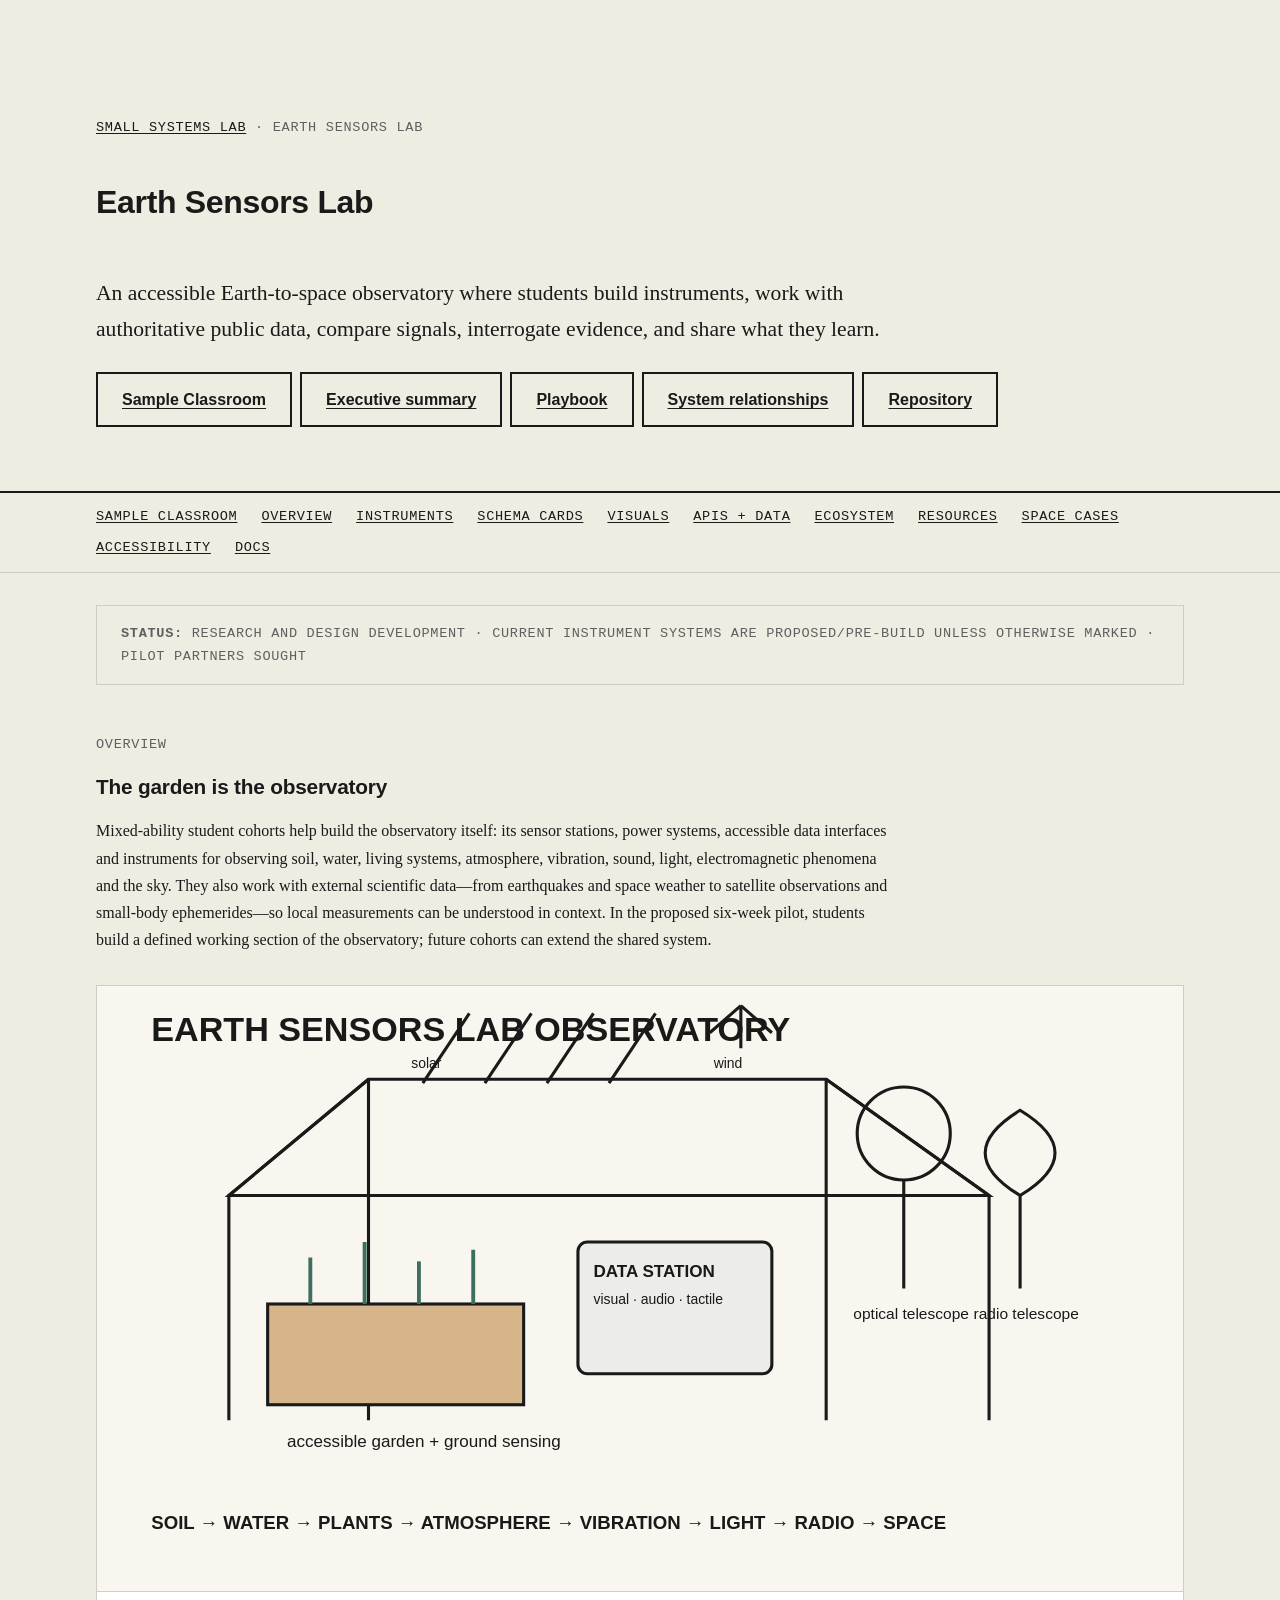
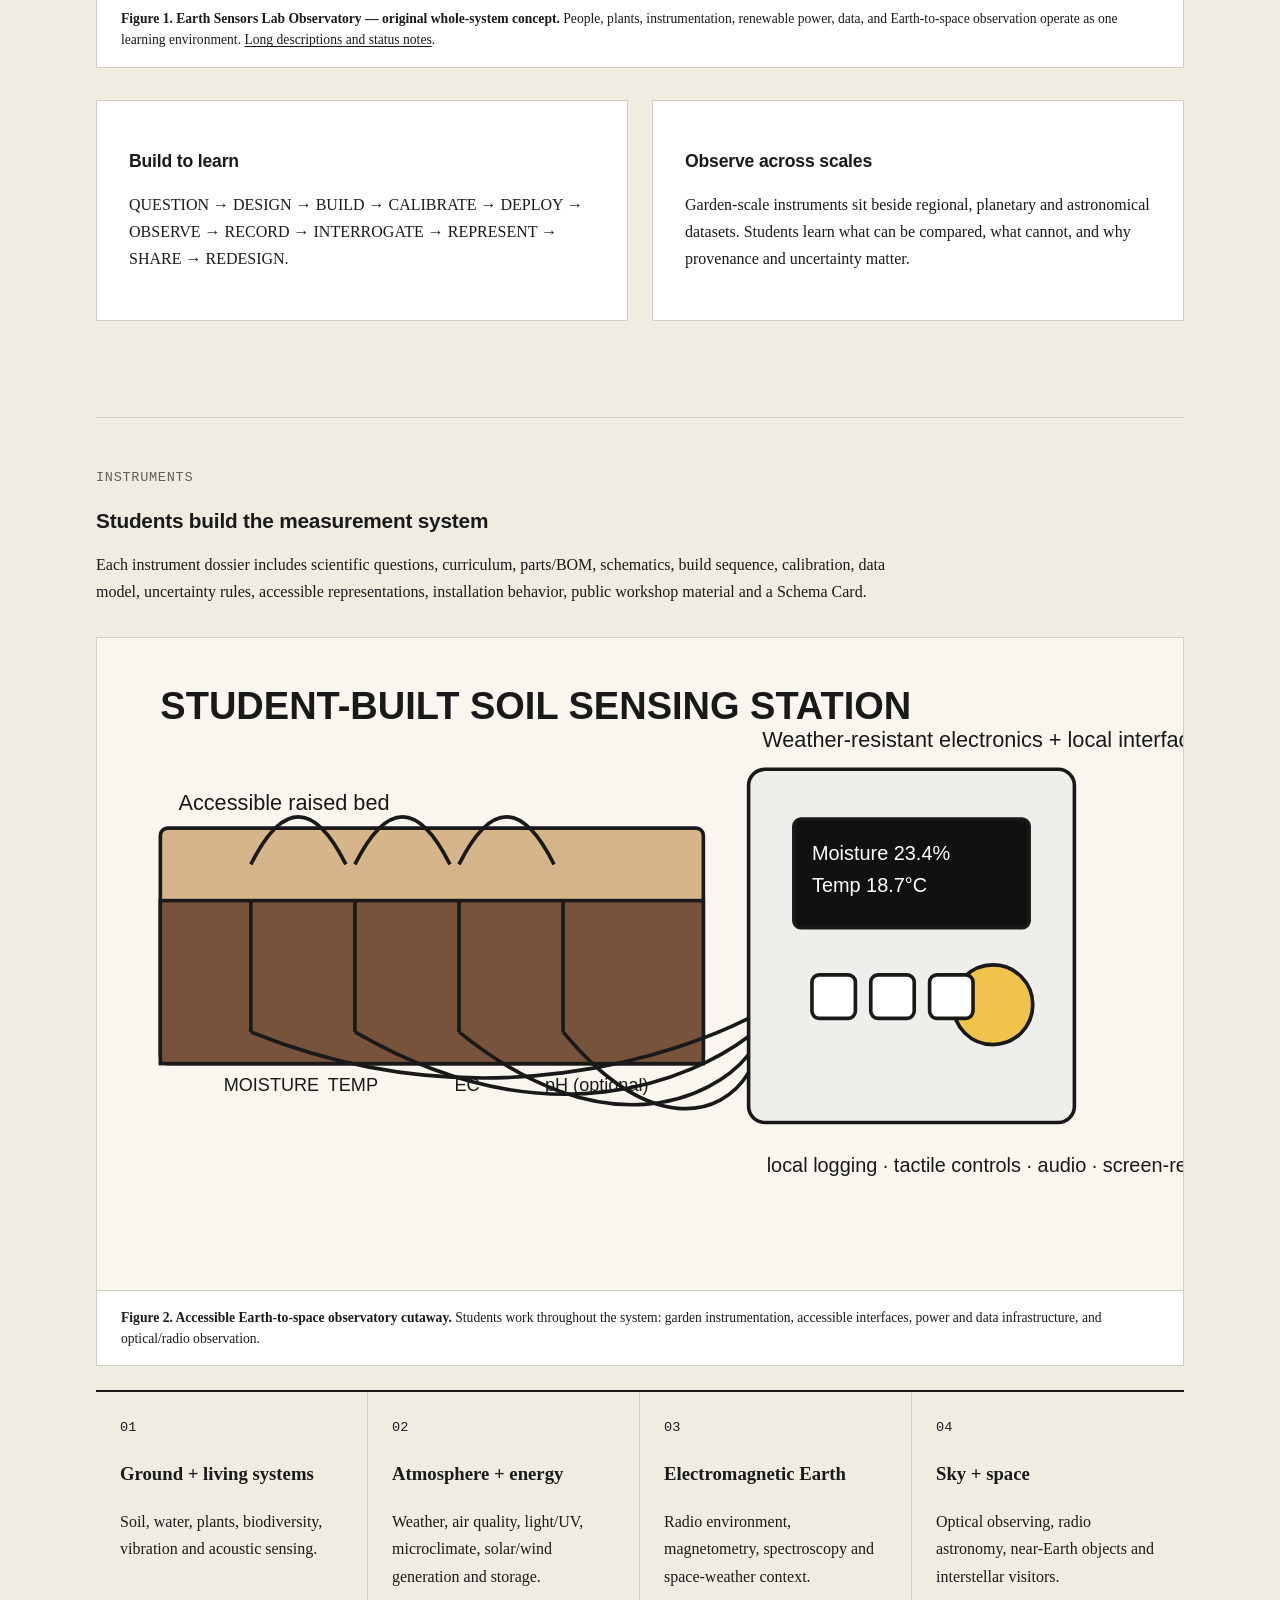
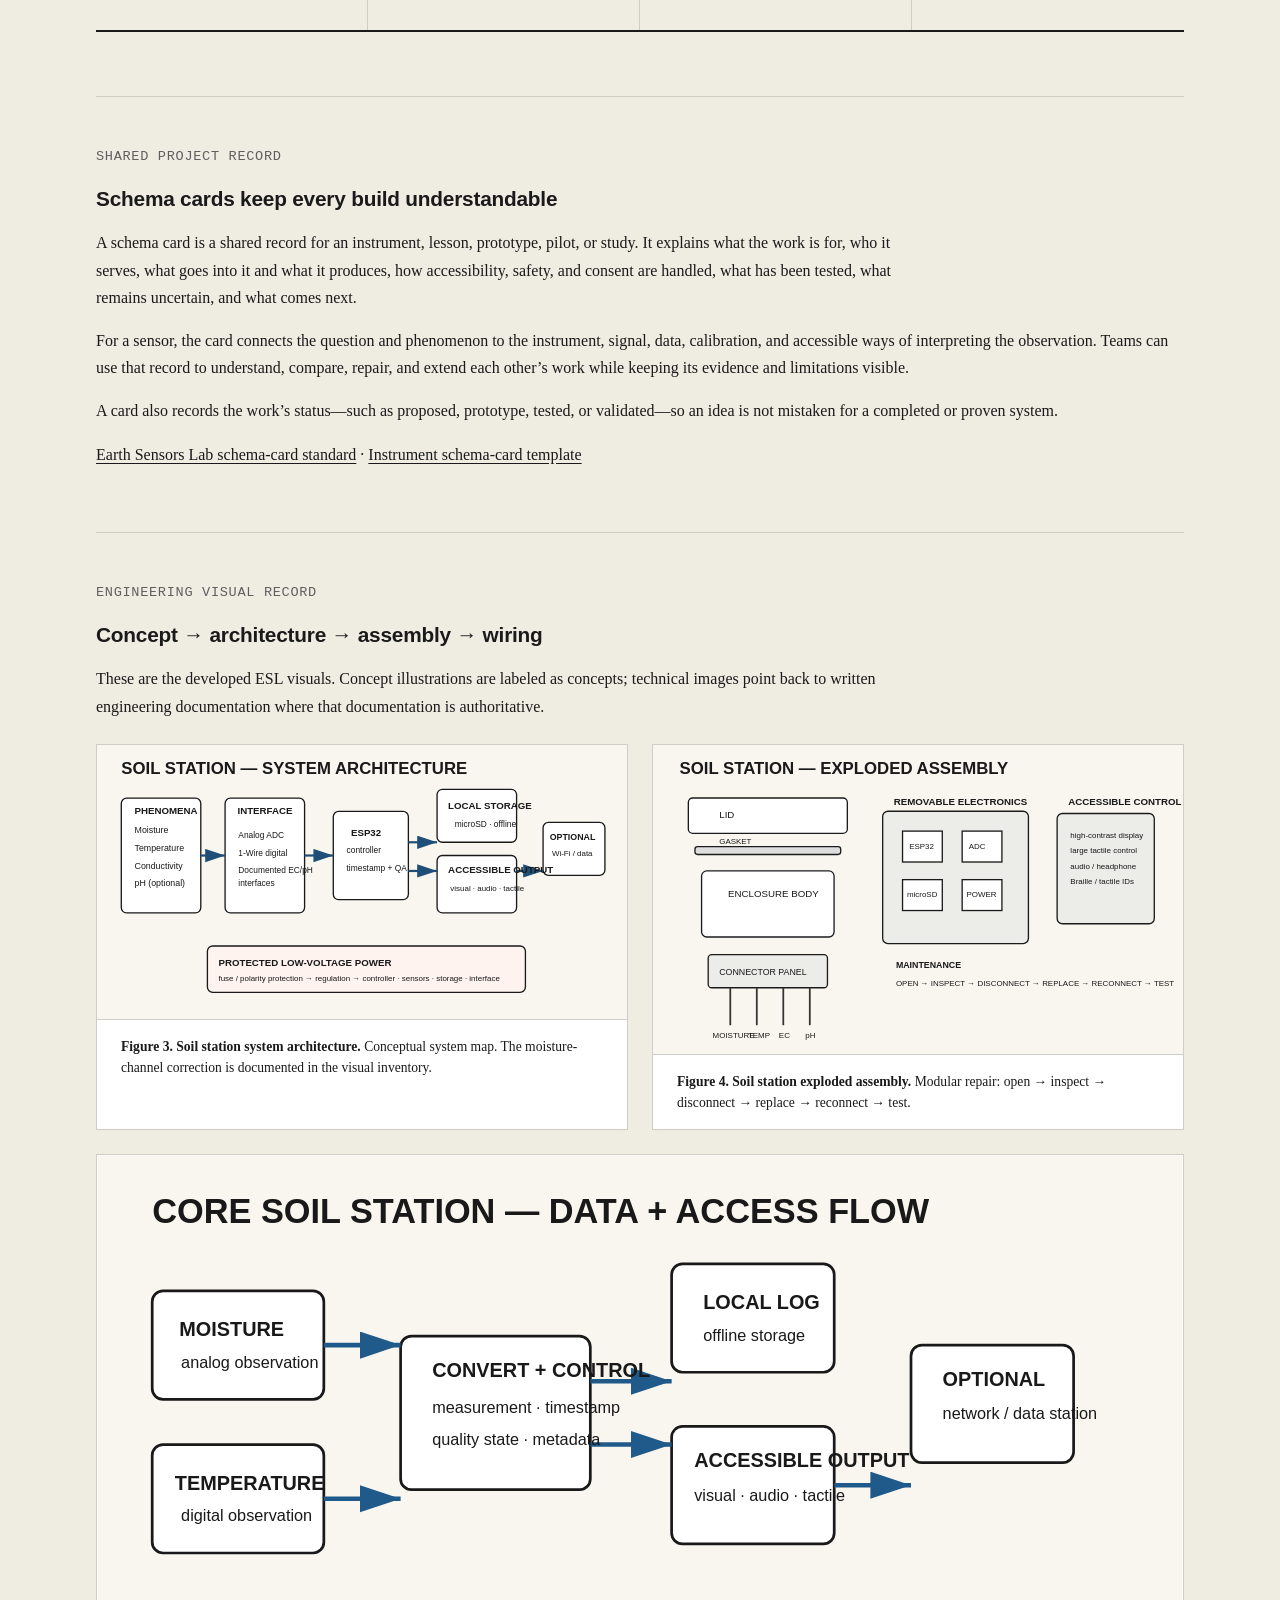
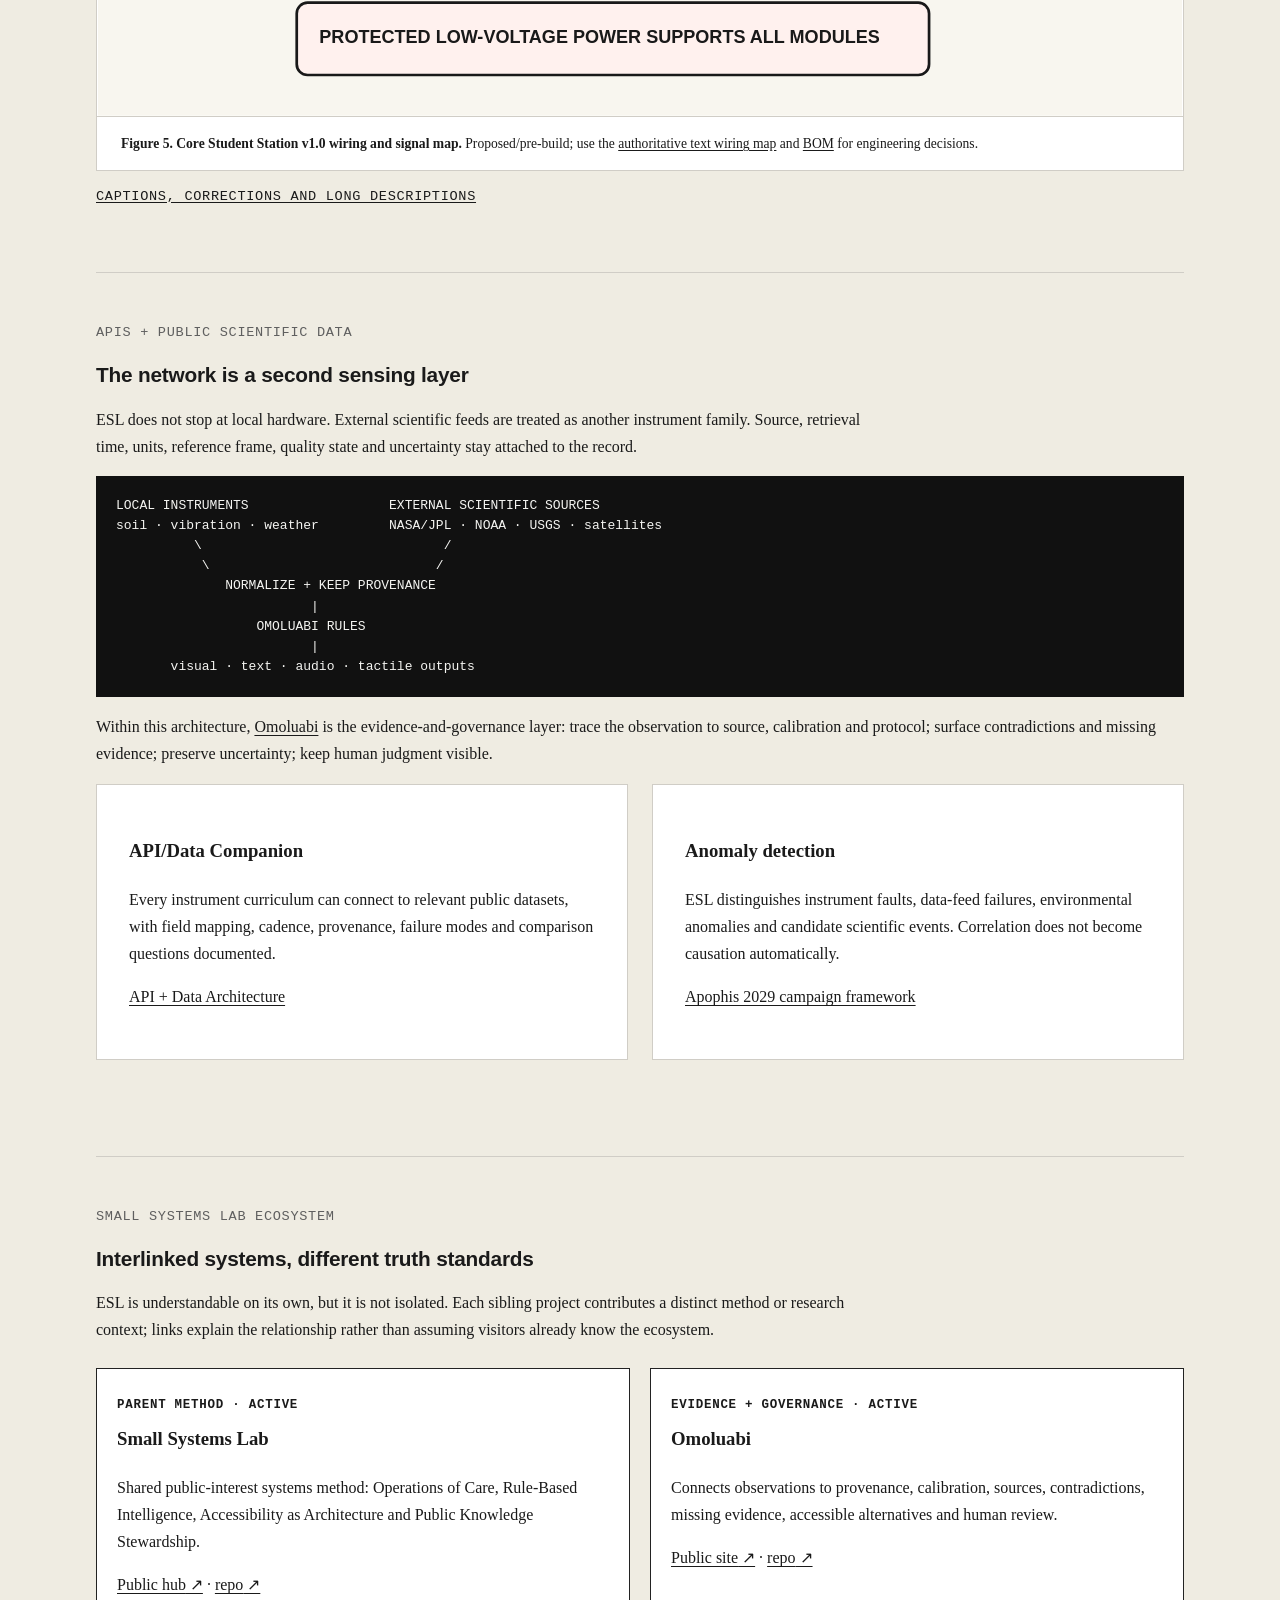
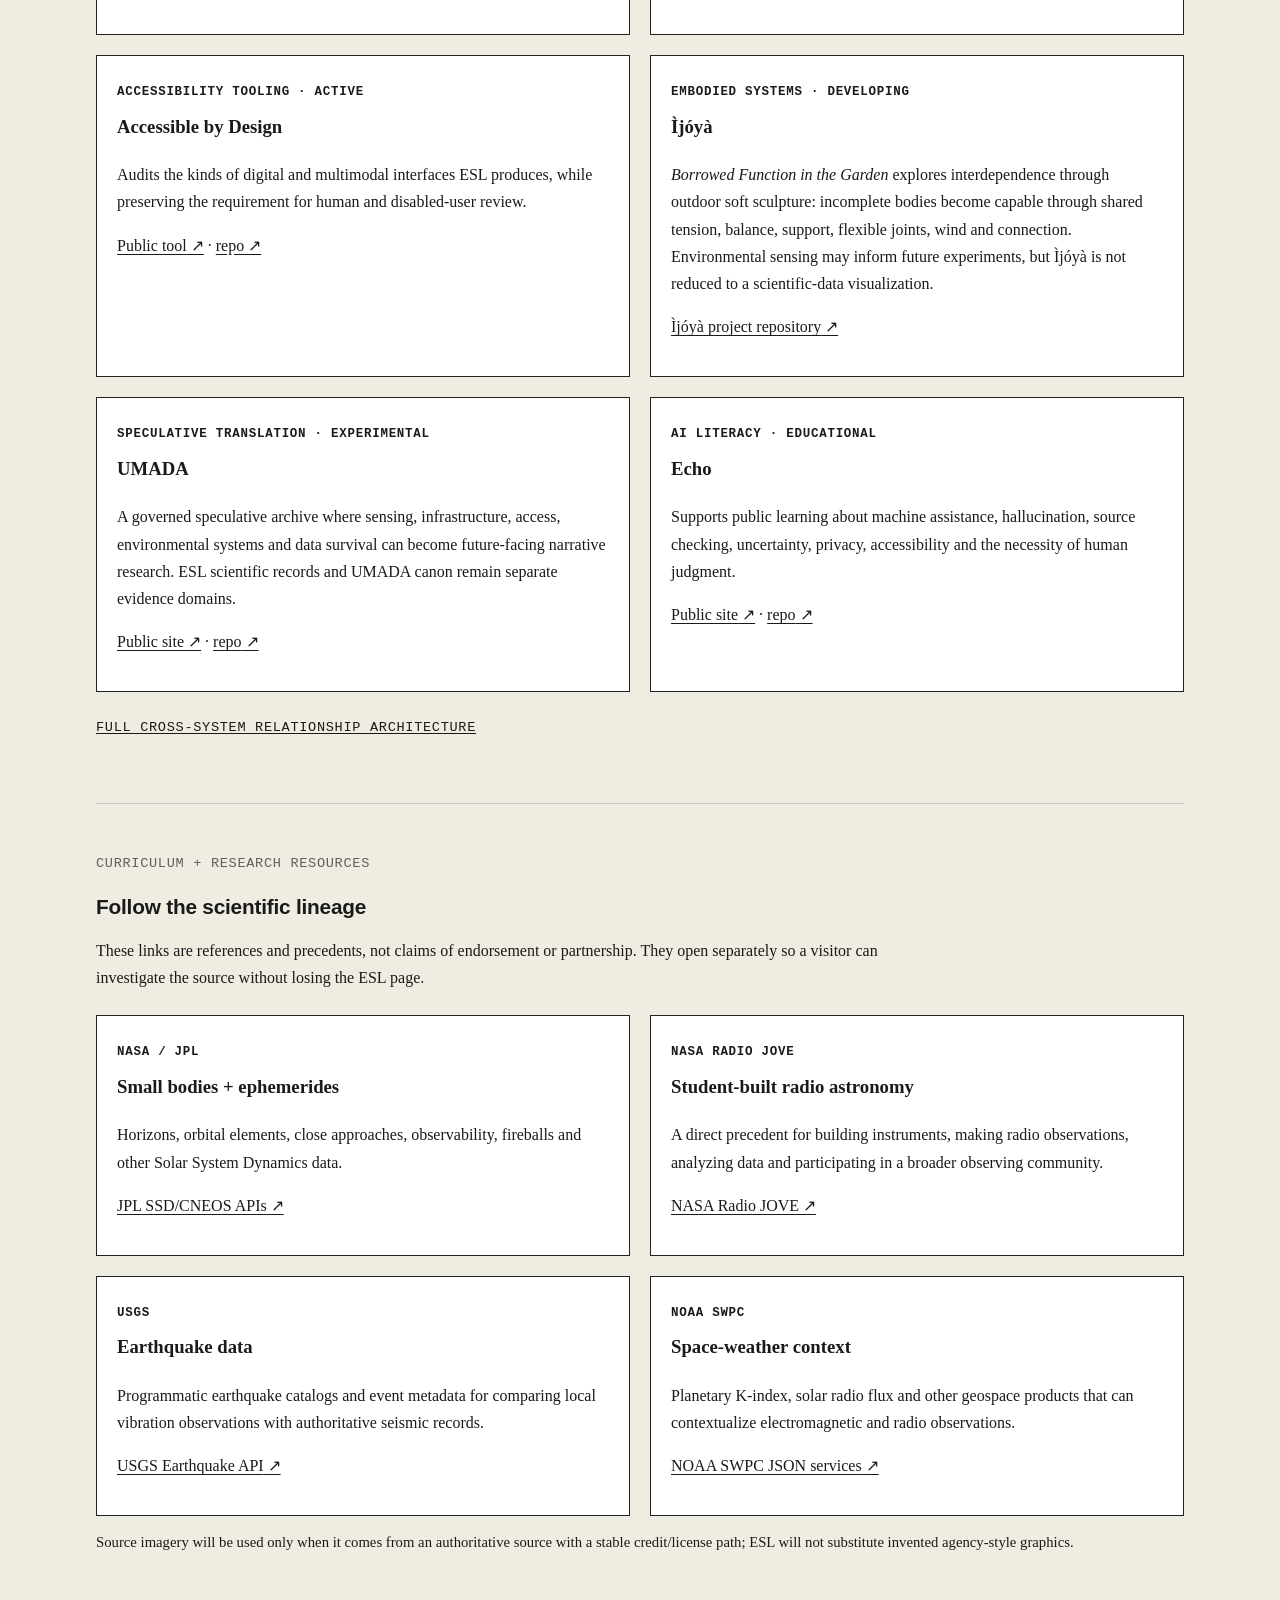
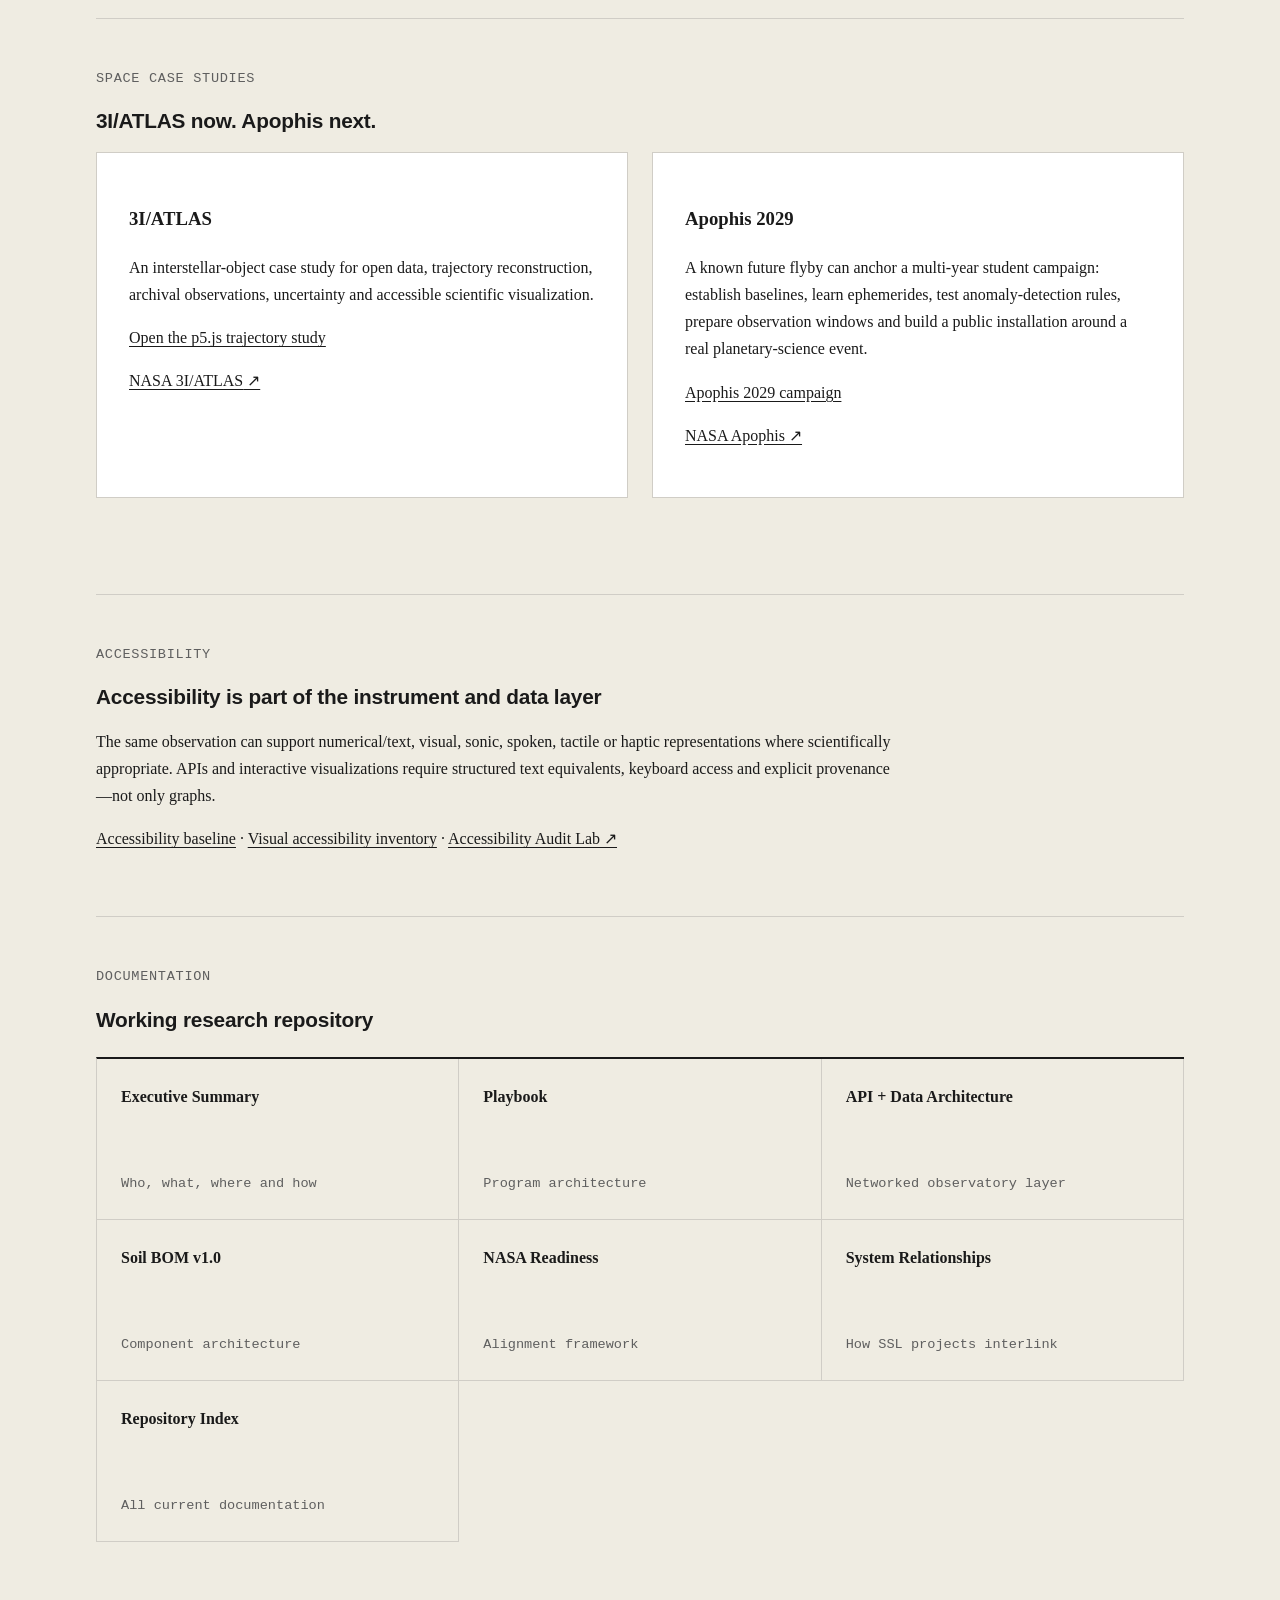
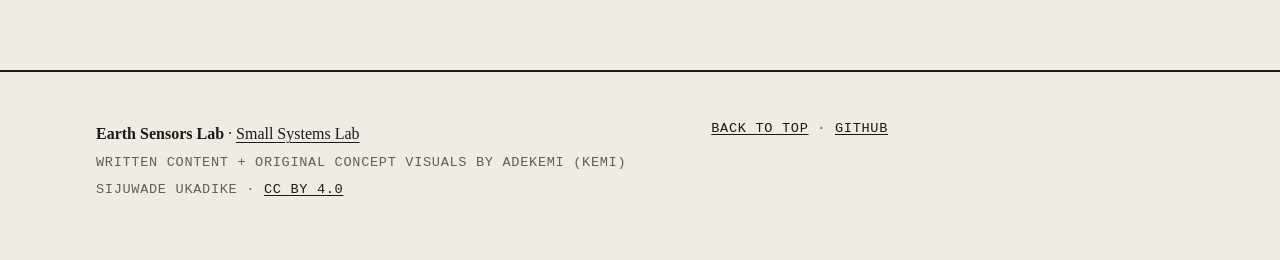
<file: index.html>
<!doctype html>
<html lang="en">
<head>
<meta charset="utf-8">
<meta name="viewport" content="width=device-width,initial-scale=1">
<title>Earth Sensors Lab</title>
<meta name="description" content="Earth Sensors Lab is an accessibility-first Earth-to-space STEAM observatory combining student-built instruments, public scientific data, APIs and multimodal interpretation.">
<link rel="stylesheet" href="variables.css">
<link rel="stylesheet" href="site.css">
<script src="document-links.js" defer></script>
<style>
  img{max-width:100%;height:auto;display:block}
  .figure-grid{display:grid;grid-template-columns:repeat(2,minmax(0,1fr));gap:1.5rem;margin-top:1.5rem}
  .figure-wide{grid-column:1/-1}
  .resource-grid,.ecosystem-grid{display:grid;grid-template-columns:repeat(2,minmax(0,1fr));gap:1.25rem;margin-top:1.5rem}
  .resource-card,.ecosystem-card{border:1px solid #222;background:#fff;padding:1.25rem;min-width:0}
  .resource-card h3,.ecosystem-card h3{margin-top:.35rem}
  .source-tag,.relationship-tag{display:inline-block;font:700 .78rem/1.35 monospace;text-transform:uppercase;letter-spacing:.06em;margin-bottom:.25rem}
  .outlink[target=_blank]::after,.ecosystem-card a[target=_blank]::after{content:' ↗'}
  .data-flow{font-family:monospace;background:#111;color:#f5f5f2;padding:1.25rem;overflow:auto;white-space:pre;line-height:1.55}
  .note{font-size:.92rem;line-height:1.55}
  @media(max-width:760px){.figure-grid,.resource-grid,.ecosystem-grid{grid-template-columns:1fr}.figure-wide{grid-column:auto}}
</style>
</head>
<body>
<a class="skip-link" href="#main">Skip to main content</a>
<header class="header" id="top">
  <div class="wrap">
    <p class="text-meta"><a href="https://ukadike.github.io/Small-Systems-Lab/" target="_blank" rel="noopener noreferrer">Small Systems Lab</a> · Earth Sensors Lab</p>
    <h1 class="text-h1">Earth Sensors Lab</h1>
    <p class="hero-deck text-body">An accessible Earth-to-space observatory where students build instruments, work with authoritative public data, compare signals, interrogate evidence, and share what they learn.</p>
    <div class="hero-actions">
      <a class="btn" href="sample-classroom.html">Sample Classroom</a>
      <a class="btn btn-secondary" href="EXECUTIVE_SUMMARY.md">Executive summary</a>
      <a class="btn btn-secondary" href="PLAYBOOK.md">Playbook</a>
      <a class="btn btn-secondary" href="docs/SYSTEM-RELATIONSHIPS.md">System relationships</a>
      <a class="btn btn-secondary" href="https://github.com/ukadike/Earth-Sensors-Lab">Repository</a>
    </div>
  </div>
</header>
<nav class="site-nav" aria-label="Primary"><div class="wrap"><ul>
  <li><a href="sample-classroom.html">Sample Classroom</a></li><li><a href="#overview">Overview</a></li><li><a href="#instruments">Instruments</a></li><li><a href="#schema-cards">Schema Cards</a></li><li><a href="#visuals">Visuals</a></li><li><a href="#data">APIs + Data</a></li><li><a href="#ecosystem">Ecosystem</a></li><li><a href="#resources">Resources</a></li><li><a href="#space">Space Cases</a></li><li><a href="#accessibility">Accessibility</a></li><li><a href="#documentation">Docs</a></li>
</ul></div></nav>
<main id="main" class="wrap">
<section class="status-strip"><p class="text-meta"><strong>Status:</strong> research and design development · current instrument systems are proposed/pre-build unless otherwise marked · pilot partners sought</p></section>

<section id="overview">
  <p class="section-kicker text-meta">Overview</p>
  <h2 class="text-h2">The garden is the observatory</h2>
  <p class="text-body section-intro">Mixed-ability student cohorts help build the observatory itself: its sensor stations, power systems, accessible data interfaces and instruments for observing soil, water, living systems, atmosphere, vibration, sound, light, electromagnetic phenomena and the sky. They also work with external scientific data—from earthquakes and space weather to satellite observations and small-body ephemerides—so local measurements can be understood in context. In the proposed six-week pilot, students build a defined working section of the observatory; future cohorts can extend the shared system.</p>
  <figure class="hero-figure">
    <img src="assets/visuals/visual-01-observatory.svg" loading="eager" alt="Hand-drawn Earth Sensors Lab observatory concept showing an accessible greenhouse, students, environmental sensors, solar panels, wind generation, rainwater harvesting, energy storage, an optical telescope and a radio telescope.">
    <figcaption><strong>Figure 1. Earth Sensors Lab Observatory — original whole-system concept.</strong> People, plants, instrumentation, renewable power, data, and Earth-to-space observation operate as one learning environment. <a href="docs/VISUALS.md">Long descriptions and status notes</a>.</figcaption>
  </figure>
  <div class="grid-2 overview-grid">
    <article class="card"><h3 class="text-h3">Build to learn</h3><p>QUESTION → DESIGN → BUILD → CALIBRATE → DEPLOY → OBSERVE → RECORD → INTERROGATE → REPRESENT → SHARE → REDESIGN.</p></article>
    <article class="card"><h3 class="text-h3">Observe across scales</h3><p>Garden-scale instruments sit beside regional, planetary and astronomical datasets. Students learn what can be compared, what cannot, and why provenance and uncertainty matter.</p></article>
  </div>
</section>

<hr class="divider">
<section id="instruments">
  <p class="section-kicker text-meta">Instruments</p>
  <h2 class="text-h2">Students build the measurement system</h2>
  <p class="text-body section-intro">Each instrument dossier includes scientific questions, curriculum, parts/BOM, schematics, build sequence, calibration, data model, uncertainty rules, accessible representations, installation behavior, public workshop material and a Schema Card.</p>
  <figure class="hero-figure">
    <img src="assets/visuals/visual-02-soil-station.svg" loading="lazy" alt="Detailed Earth Sensors Lab observatory cutaway showing students, including wheelchair users, building and operating garden sensors, accessible data stations, renewable power, underground sensing, an optical telescope and a radio dish.">
    <figcaption><strong>Figure 2. Accessible Earth-to-space observatory cutaway.</strong> Students work throughout the system: garden instrumentation, accessible interfaces, power and data infrastructure, and optical/radio observation.</figcaption>
  </figure>
  <div class="instrument-ladder">
    <article class="instrument-step"><span class="step-number">01</span><h3>Ground + living systems</h3><p>Soil, water, plants, biodiversity, vibration and acoustic sensing.</p></article>
    <article class="instrument-step"><span class="step-number">02</span><h3>Atmosphere + energy</h3><p>Weather, air quality, light/UV, microclimate, solar/wind generation and storage.</p></article>
    <article class="instrument-step"><span class="step-number">03</span><h3>Electromagnetic Earth</h3><p>Radio environment, magnetometry, spectroscopy and space-weather context.</p></article>
    <article class="instrument-step"><span class="step-number">04</span><h3>Sky + space</h3><p>Optical observing, radio astronomy, near-Earth objects and interstellar visitors.</p></article>
  </div>
</section>

<hr class="divider">
<section id="schema-cards">
  <p class="section-kicker text-meta">Shared project record</p>
  <h2 class="text-h2">Schema cards keep every build understandable</h2>
  <p class="text-body section-intro">A schema card is a shared record for an instrument, lesson, prototype, pilot, or study. It explains what the work is for, who it serves, what goes into it and what it produces, how accessibility, safety, and consent are handled, what has been tested, what remains uncertain, and what comes next.</p>
  <p class="text-body">For a sensor, the card connects the question and phenomenon to the instrument, signal, data, calibration, and accessible ways of interpreting the observation. Teams can use that record to understand, compare, repair, and extend each other’s work while keeping its evidence and limitations visible.</p>
  <p class="text-body">A card also records the work’s status—such as proposed, prototype, tested, or validated—so an idea is not mistaken for a completed or proven system.</p>
  <p><a href="SCHEMA_CARD.md">Earth Sensors Lab schema-card standard</a> · <a href="schemas/INSTRUMENT-SCHEMA-CARD.md">Instrument schema-card template</a></p>
</section>

<hr class="divider">
<section id="visuals">
  <p class="section-kicker text-meta">Engineering visual record</p>
  <h2 class="text-h2">Concept → architecture → assembly → wiring</h2>
  <p class="text-body section-intro">These are the developed ESL visuals. Concept illustrations are labeled as concepts; technical images point back to written engineering documentation where that documentation is authoritative.</p>
  <div class="figure-grid">
    <figure class="technical-figure">
      <img src="assets/visuals/visual-03-soil-system-architecture.svg" loading="lazy" alt="Soil sensing station system architecture showing separate soil moisture, temperature, conductivity and optional pH probes; signal interfaces; ESP32 controller; microSD storage; accessible local output; optional networking; and low-voltage power.">
      <figcaption><strong>Figure 3. Soil station system architecture.</strong> Conceptual system map. The moisture-channel correction is documented in the visual inventory.</figcaption>
    </figure>
    <figure class="technical-figure">
      <img src="assets/visuals/visual-04-soil-exploded-assembly.svg" loading="lazy" alt="Exploded soil-station assembly showing the weather-resistant enclosure, gasket, mounting plate, replaceable electronics modules, labeled probe connectors, accessible control module, mounting system and maintenance workflow.">
      <figcaption><strong>Figure 4. Soil station exploded assembly.</strong> Modular repair: open → inspect → disconnect → replace → reconnect → test.</figcaption>
    </figure>
    <figure class="technical-figure figure-wide">
      <img src="assets/visuals/visual-05-soil-data-flow.svg" loading="lazy" alt="Core Soil Sensing Station data flow showing moisture and temperature sensors feeding conversion and control, local storage, accessible output, optional networking and protected low-voltage power.">
      <figcaption><strong>Figure 5. Core Student Station v1.0 wiring and signal map.</strong> Proposed/pre-build; use the <a href="hardware/soil-sensing-station-wiring-v1.md">authoritative text wiring map</a> and <a href="hardware/soil-sensing-station-bom-v1.md">BOM</a> for engineering decisions.</figcaption>
    </figure>
  </div>
  <p class="text-meta"><a href="docs/VISUALS.md">Captions, corrections and long descriptions</a></p>
</section>

<hr class="divider">
<section id="data">
  <p class="section-kicker text-meta">APIs + public scientific data</p>
  <h2 class="text-h2">The network is a second sensing layer</h2>
  <p class="text-body section-intro">ESL does not stop at local hardware. External scientific feeds are treated as another instrument family. Source, retrieval time, units, reference frame, quality state and uncertainty stay attached to the record.</p>
  <pre class="data-flow" aria-label="Data architecture text diagram">LOCAL INSTRUMENTS                  EXTERNAL SCIENTIFIC SOURCES
soil · vibration · weather         NASA/JPL · NOAA · USGS · satellites
          \                               /
           \                             /
              NORMALIZE + KEEP PROVENANCE
                         |
                  OMOLUABI RULES
                         |
       visual · text · audio · tactile outputs</pre>
  <p class="text-body">Within this architecture, <a href="https://ukadike.github.io/omoluabi/" target="_blank" rel="noopener noreferrer">Omoluabi</a> is the evidence-and-governance layer: trace the observation to source, calibration and protocol; surface contradictions and missing evidence; preserve uncertainty; keep human judgment visible.</p>
  <div class="grid-2">
    <article class="card"><h3>API/Data Companion</h3><p>Every instrument curriculum can connect to relevant public datasets, with field mapping, cadence, provenance, failure modes and comparison questions documented.</p><p><a href="docs/API-DATA-ARCHITECTURE.md">API + Data Architecture</a></p></article>
    <article class="card"><h3>Anomaly detection</h3><p>ESL distinguishes instrument faults, data-feed failures, environmental anomalies and candidate scientific events. Correlation does not become causation automatically.</p><p><a href="docs/APOPHIS-2029-OBSERVATION-CAMPAIGN.md">Apophis 2029 campaign framework</a></p></article>
  </div>
</section>

<hr class="divider">
<section id="ecosystem">
  <p class="section-kicker text-meta">Small Systems Lab ecosystem</p>
  <h2 class="text-h2">Interlinked systems, different truth standards</h2>
  <p class="text-body section-intro">ESL is understandable on its own, but it is not isolated. Each sibling project contributes a distinct method or research context; links explain the relationship rather than assuming visitors already know the ecosystem.</p>
  <div class="ecosystem-grid">
    <article class="ecosystem-card"><span class="relationship-tag">Parent method · active</span><h3>Small Systems Lab</h3><p>Shared public-interest systems method: Operations of Care, Rule-Based Intelligence, Accessibility as Architecture and Public Knowledge Stewardship.</p><p><a target="_blank" rel="noopener noreferrer" href="https://ukadike.github.io/Small-Systems-Lab/">Public hub</a> · <a target="_blank" rel="noopener noreferrer" href="https://github.com/ukadike/Small-Systems-Lab">repo</a></p></article>
    <article class="ecosystem-card"><span class="relationship-tag">Evidence + governance · active</span><h3>Omoluabi</h3><p>Connects observations to provenance, calibration, sources, contradictions, missing evidence, accessible alternatives and human review.</p><p><a target="_blank" rel="noopener noreferrer" href="https://ukadike.github.io/omoluabi/">Public site</a> · <a target="_blank" rel="noopener noreferrer" href="https://github.com/ukadike/omoluabi">repo</a></p></article>
    <article class="ecosystem-card"><span class="relationship-tag">Accessibility tooling · active</span><h3>Accessible by Design</h3><p>Audits the kinds of digital and multimodal interfaces ESL produces, while preserving the requirement for human and disabled-user review.</p><p><a target="_blank" rel="noopener noreferrer" href="https://ukadike.github.io/accessible-by-design-prototyping/">Public tool</a> · <a target="_blank" rel="noopener noreferrer" href="https://github.com/ukadike/accessible-by-design-prototyping">repo</a></p></article>
    <article class="ecosystem-card"><span class="relationship-tag">Embodied systems · developing</span><h3>Ìjóyà</h3><p><em>Borrowed Function in the Garden</em> explores interdependence through outdoor soft sculpture: incomplete bodies become capable through shared tension, balance, support, flexible joints, wind and connection. Environmental sensing may inform future experiments, but Ìjóyà is not reduced to a scientific-data visualization.</p><p><a target="_blank" rel="noopener noreferrer" href="https://github.com/ukadike/Ijoya">Ìjóyà project repository</a></p></article>
    <article class="ecosystem-card"><span class="relationship-tag">Speculative translation · experimental</span><h3>UMADA</h3><p>A governed speculative archive where sensing, infrastructure, access, environmental systems and data survival can become future-facing narrative research. ESL scientific records and UMADA canon remain separate evidence domains.</p><p><a target="_blank" rel="noopener noreferrer" href="https://ukadike.github.io/Umada/">Public site</a> · <a target="_blank" rel="noopener noreferrer" href="https://github.com/ukadike/Umada">repo</a></p></article>
    <article class="ecosystem-card"><span class="relationship-tag">AI literacy · educational</span><h3>Echo</h3><p>Supports public learning about machine assistance, hallucination, source checking, uncertainty, privacy, accessibility and the necessity of human judgment.</p><p><a target="_blank" rel="noopener noreferrer" href="https://ukadike.github.io/Echo/">Public site</a> · <a target="_blank" rel="noopener noreferrer" href="https://github.com/ukadike/Echo">repo</a></p></article>
  </div>
  <p class="resource-link text-meta"><a href="docs/SYSTEM-RELATIONSHIPS.md">Full cross-system relationship architecture</a></p>
</section>

<hr class="divider">
<section id="resources">
  <p class="section-kicker text-meta">Curriculum + research resources</p>
  <h2 class="text-h2">Follow the scientific lineage</h2>
  <p class="text-body section-intro">These links are references and precedents, not claims of endorsement or partnership. They open separately so a visitor can investigate the source without losing the ESL page.</p>
  <div class="resource-grid">
    <article class="resource-card"><span class="source-tag">NASA / JPL</span><h3>Small bodies + ephemerides</h3><p>Horizons, orbital elements, close approaches, observability, fireballs and other Solar System Dynamics data.</p><p><a class="outlink" target="_blank" rel="noopener noreferrer" href="https://ssd-api.jpl.nasa.gov/">JPL SSD/CNEOS APIs</a></p></article>
    <article class="resource-card"><span class="source-tag">NASA Radio JOVE</span><h3>Student-built radio astronomy</h3><p>A direct precedent for building instruments, making radio observations, analyzing data and participating in a broader observing community.</p><p><a class="outlink" target="_blank" rel="noopener noreferrer" href="https://science.nasa.gov/citizen-science/radio-jove/">NASA Radio JOVE</a></p></article>
    <article class="resource-card"><span class="source-tag">USGS</span><h3>Earthquake data</h3><p>Programmatic earthquake catalogs and event metadata for comparing local vibration observations with authoritative seismic records.</p><p><a class="outlink" target="_blank" rel="noopener noreferrer" href="https://earthquake.usgs.gov/fdsnws/event/1/">USGS Earthquake API</a></p></article>
    <article class="resource-card"><span class="source-tag">NOAA SWPC</span><h3>Space-weather context</h3><p>Planetary K-index, solar radio flux and other geospace products that can contextualize electromagnetic and radio observations.</p><p><a class="outlink" target="_blank" rel="noopener noreferrer" href="https://services.swpc.noaa.gov/json/">NOAA SWPC JSON services</a></p></article>
  </div>
  <p class="note">Source imagery will be used only when it comes from an authoritative source with a stable credit/license path; ESL will not substitute invented agency-style graphics.</p>
</section>

<hr class="divider">
<section id="space">
  <p class="section-kicker text-meta">Space case studies</p>
  <h2 class="text-h2">3I/ATLAS now. Apophis next.</h2>
  <div class="grid-2">
    <article class="card"><h3>3I/ATLAS</h3><p>An interstellar-object case study for open data, trajectory reconstruction, archival observations, uncertainty and accessible scientific visualization.</p><p><a href="experiments/3i-atlas-trajectory/">Open the p5.js trajectory study</a></p><p><a class="outlink" target="_blank" rel="noopener noreferrer" href="https://science.nasa.gov/solar-system/comets/3i-atlas/">NASA 3I/ATLAS</a></p></article>
    <article class="card"><h3>Apophis 2029</h3><p>A known future flyby can anchor a multi-year student campaign: establish baselines, learn ephemerides, test anomaly-detection rules, prepare observation windows and build a public installation around a real planetary-science event.</p><p><a href="docs/APOPHIS-2029-OBSERVATION-CAMPAIGN.md">Apophis 2029 campaign</a></p><p><a class="outlink" target="_blank" rel="noopener noreferrer" href="https://science.nasa.gov/solar-system/asteroids/apophis/">NASA Apophis</a></p></article>
  </div>
</section>

<hr class="divider">
<section id="accessibility">
  <p class="section-kicker text-meta">Accessibility</p>
  <h2 class="text-h2">Accessibility is part of the instrument and data layer</h2>
  <p class="text-body section-intro">The same observation can support numerical/text, visual, sonic, spoken, tactile or haptic representations where scientifically appropriate. APIs and interactive visualizations require structured text equivalents, keyboard access and explicit provenance—not only graphs.</p>
  <p><a href="ACCESSIBILITY.md">Accessibility baseline</a> · <a href="docs/VISUALS.md">Visual accessibility inventory</a> · <a target="_blank" rel="noopener noreferrer" href="https://ukadike.github.io/accessible-by-design-prototyping/">Accessibility Audit Lab ↗</a></p>
</section>

<hr class="divider">
<section id="documentation">
  <p class="section-kicker text-meta">Documentation</p>
  <h2 class="text-h2">Working research repository</h2>
  <div class="docs-grid">
    <a class="doc-link" href="EXECUTIVE_SUMMARY.md"><strong>Executive Summary</strong><span>Who, what, where and how</span></a>
    <a class="doc-link" href="PLAYBOOK.md"><strong>Playbook</strong><span>Program architecture</span></a>
    <a class="doc-link" href="docs/API-DATA-ARCHITECTURE.md"><strong>API + Data Architecture</strong><span>Networked observatory layer</span></a>
    <a class="doc-link" href="hardware/soil-sensing-station-bom-v1.md"><strong>Soil BOM v1.0</strong><span>Component architecture</span></a>
    <a class="doc-link" href="docs/NASA-READINESS.md"><strong>NASA Readiness</strong><span>Alignment framework</span></a>
    <a class="doc-link" href="docs/SYSTEM-RELATIONSHIPS.md"><strong>System Relationships</strong><span>How SSL projects interlink</span></a>
    <a class="doc-link" href="INDEX.md"><strong>Repository Index</strong><span>All current documentation</span></a>
  </div>
</section>
</main>
<footer class="site-footer"><div class="wrap footer-grid"><p><strong>Earth Sensors Lab</strong> · <a href="https://ukadike.github.io/Small-Systems-Lab/" target="_blank" rel="noopener noreferrer">Small Systems Lab</a><br><span class="text-meta">Written content + original concept visuals by Adekemi (Kemi) Sijuwade Ukadike · <a href="https://creativecommons.org/licenses/by/4.0/">CC BY 4.0</a></span></p><p class="text-meta"><a href="#top">Back to top</a> · <a href="https://github.com/ukadike/Earth-Sensors-Lab">GitHub</a></p></div></footer>
</body>
</html>
</file>
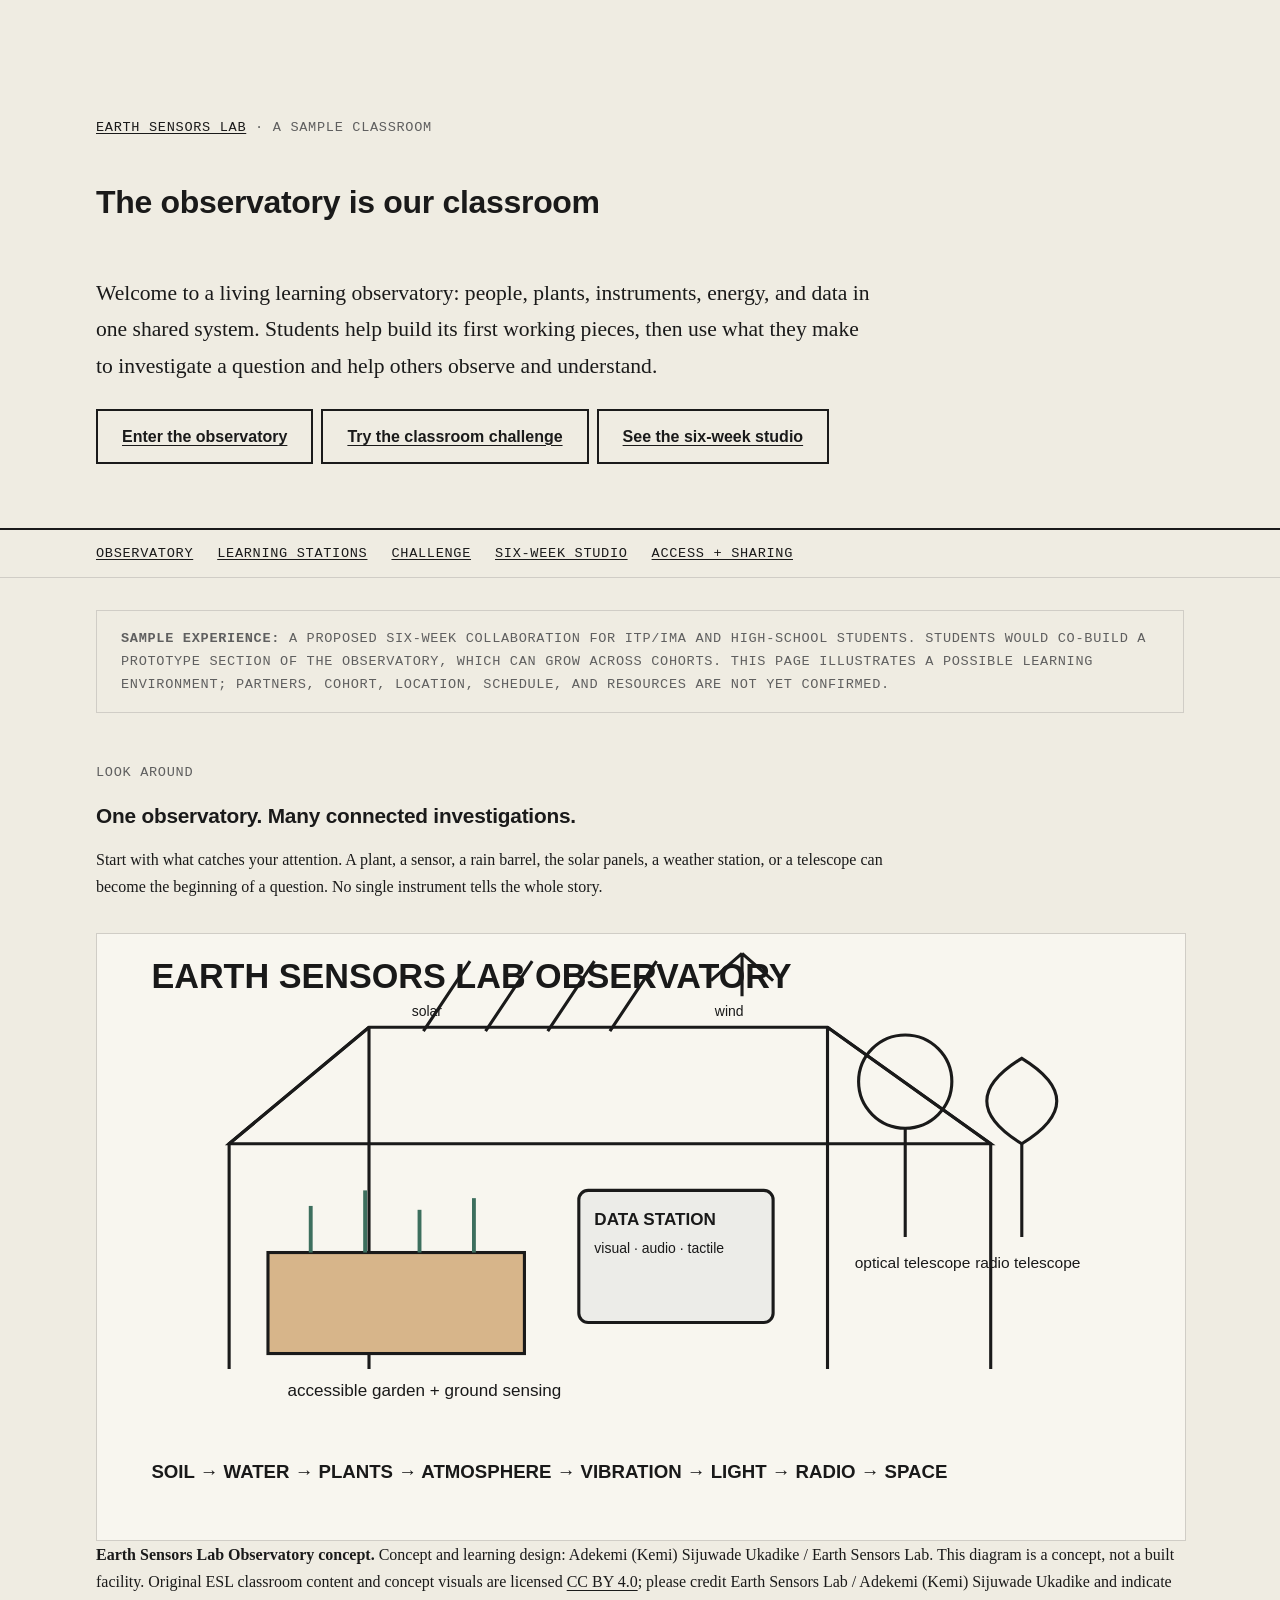
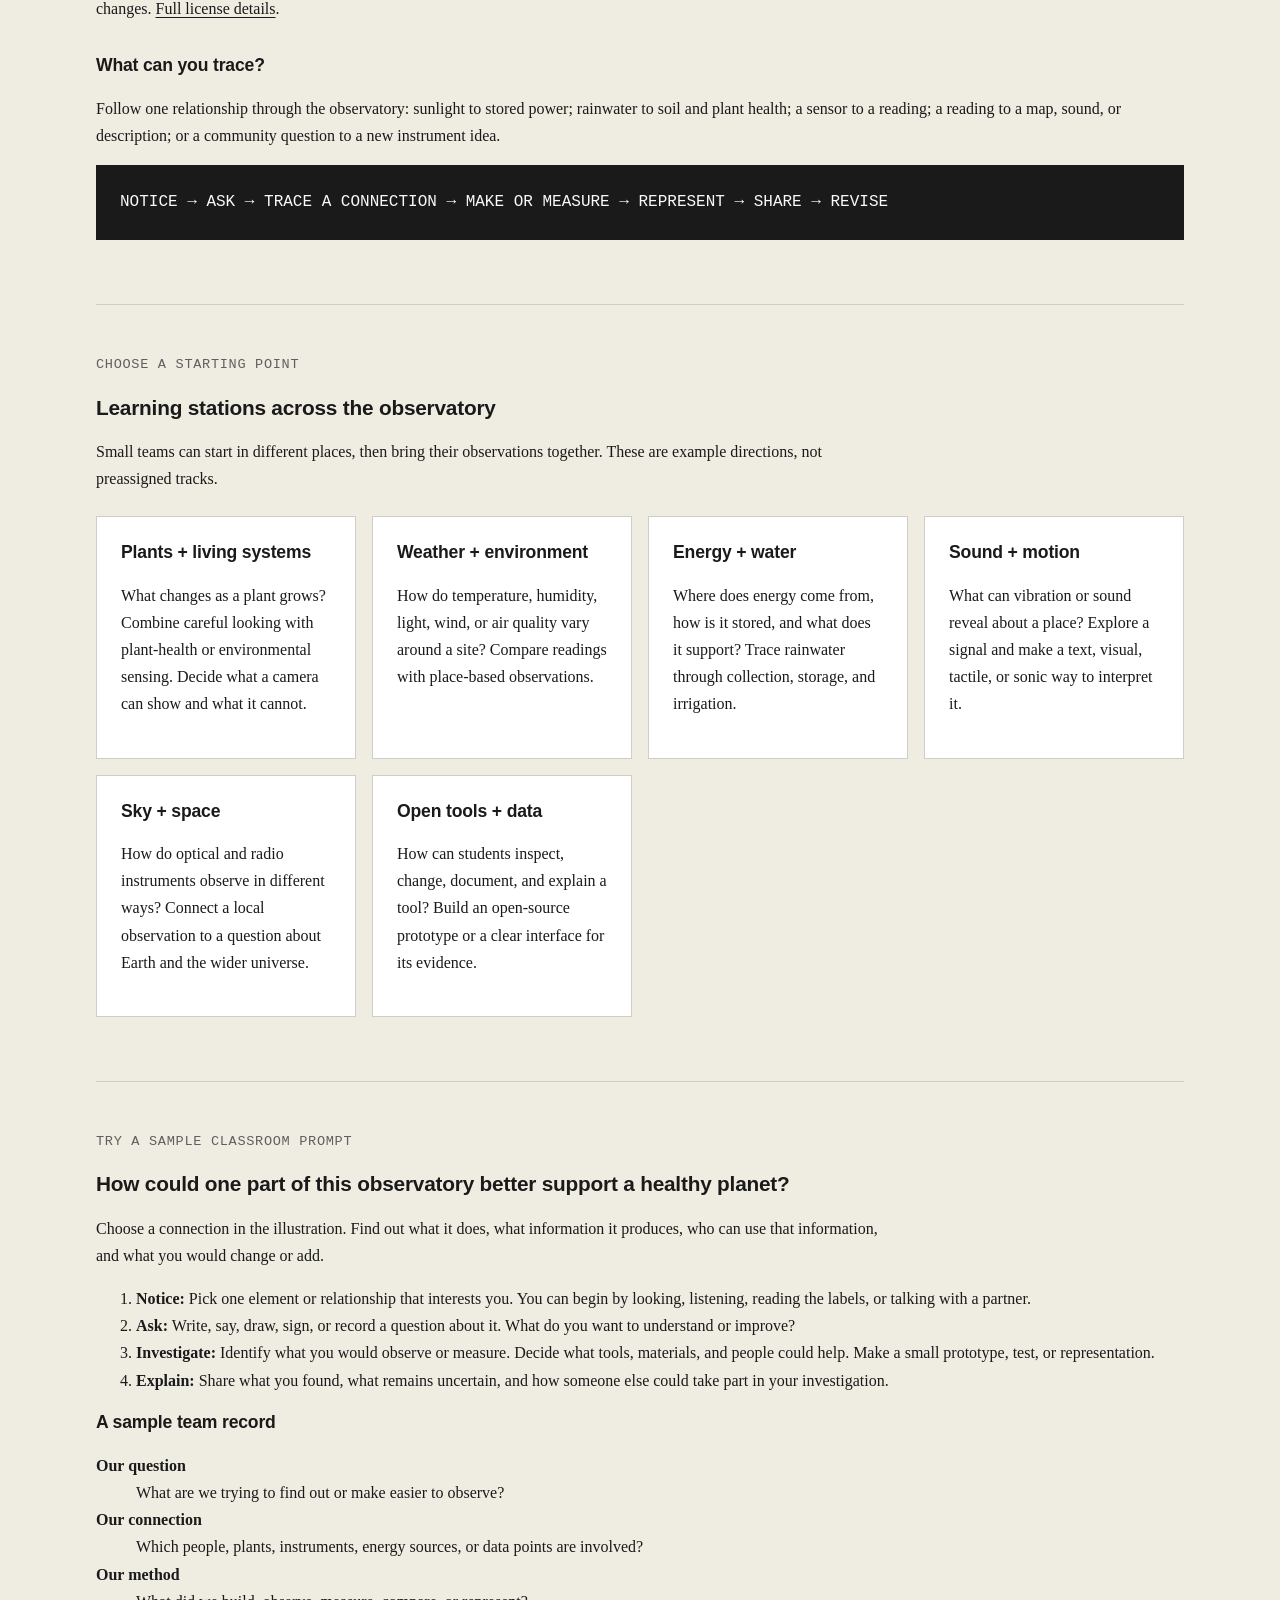
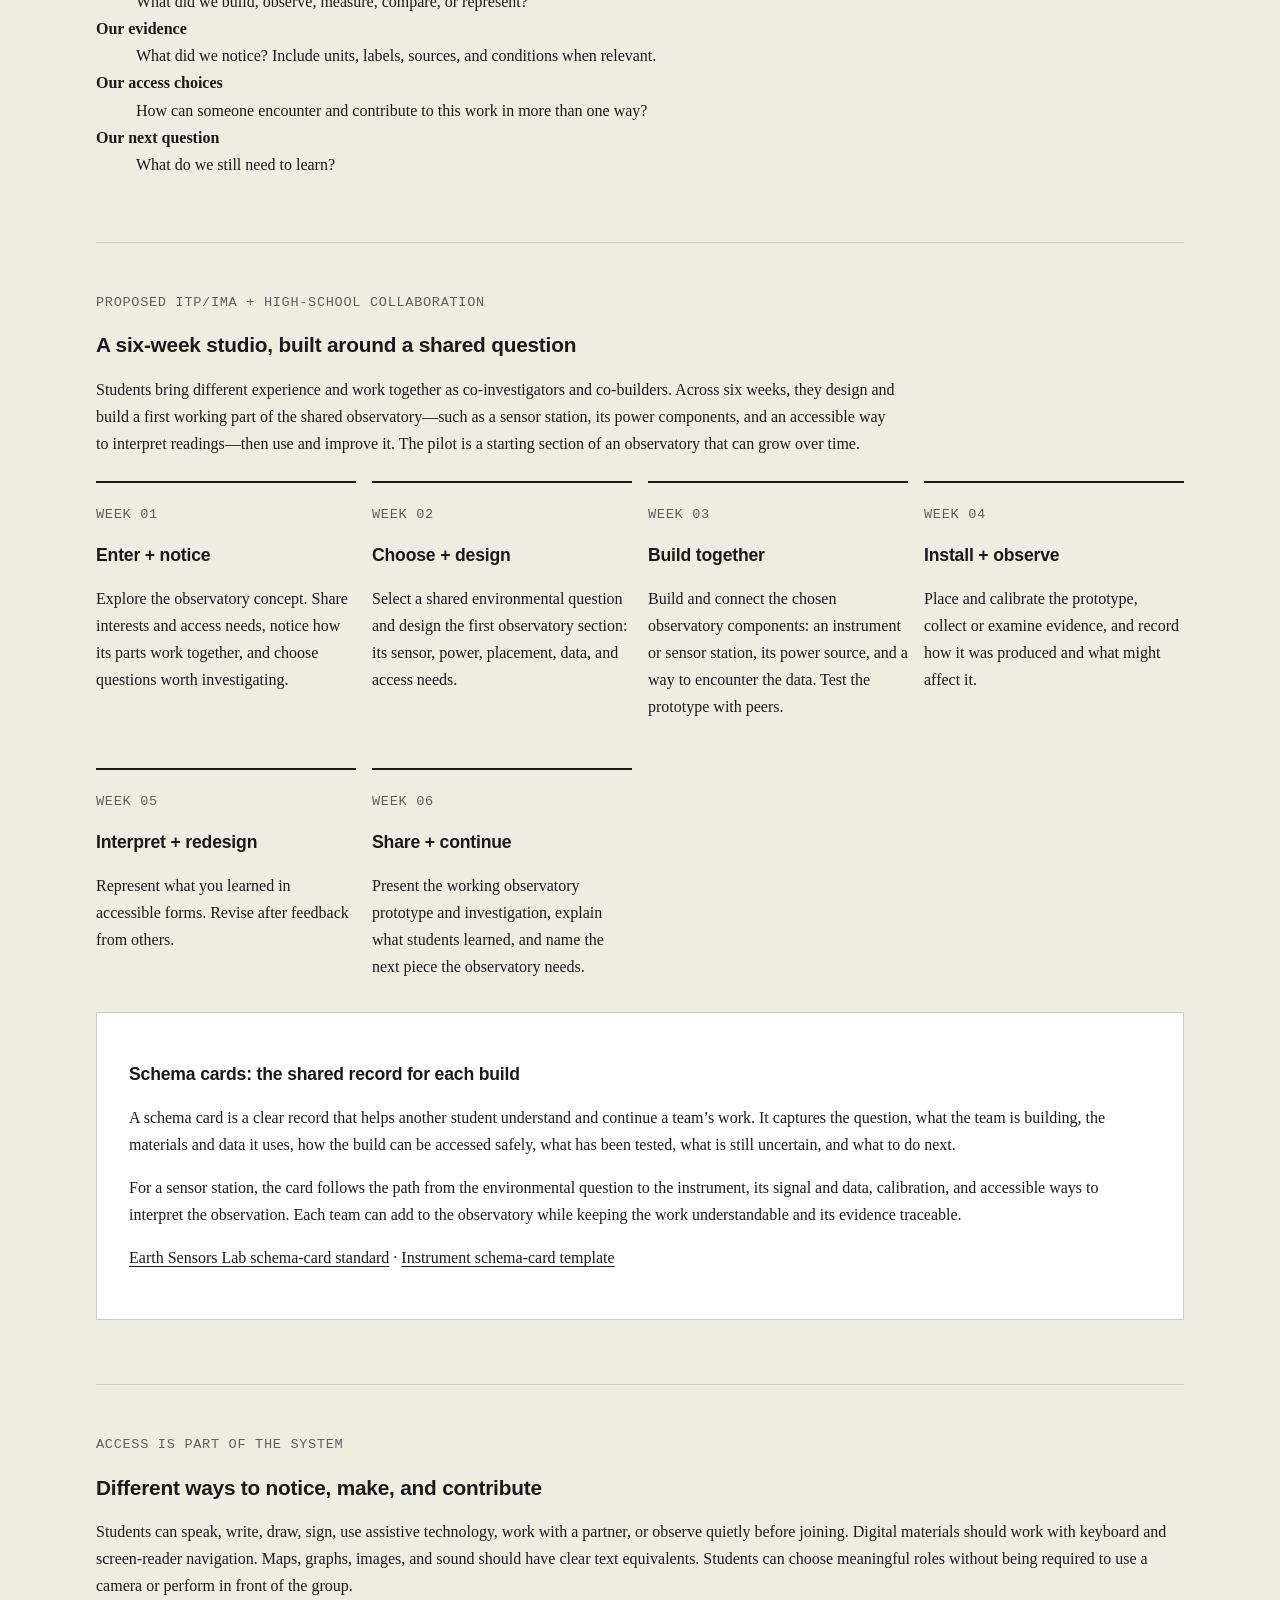
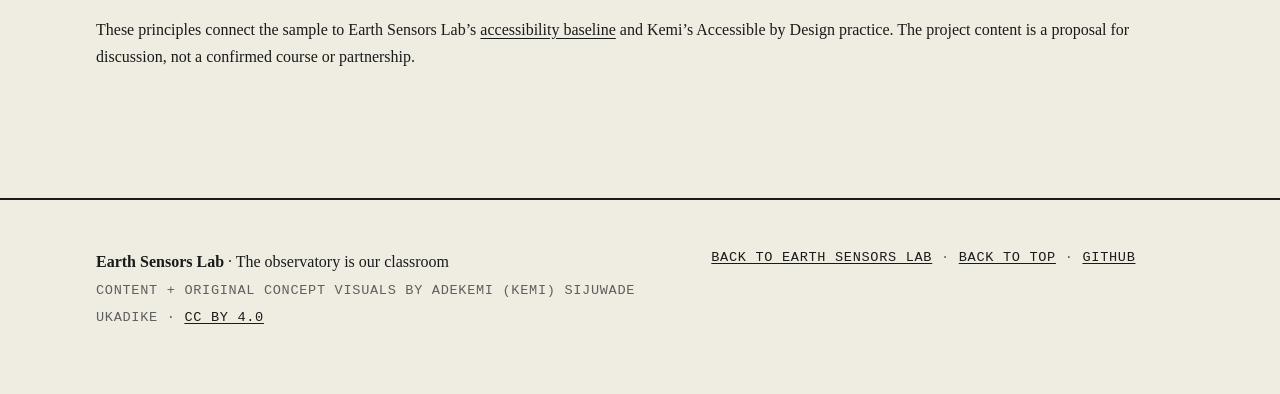
<file: sample-classroom.html>
<!doctype html>
<html lang="en">
<head>
<meta charset="utf-8">
<meta name="viewport" content="width=device-width,initial-scale=1">
<title>Sample Classroom | Earth Sensors Lab</title>
<meta name="description" content="Explore the Earth Sensors Lab Observatory as a sample classroom where students connect living systems, sensors, open hardware, energy, and accessible data.">
<link rel="stylesheet" href="variables.css">
<link rel="stylesheet" href="site.css">
<style>
  .classroom-figure{margin:var(--space-xl) 0}
  .classroom-figure img{display:block;width:100%;height:auto;border:var(--border-thin)}
  .station-grid{display:grid;grid-template-columns:repeat(auto-fit,minmax(15rem,1fr));gap:var(--space-md);margin:var(--space-lg) 0}
  .station{border:var(--border-thin);padding:var(--space-lg);background:var(--color-white)}
  .station h3{margin-top:0}
  .route{font-family:var(--font-mono);background:#1a1a1a;color:#f9f9f7;padding:var(--space-lg);line-height:1.7;overflow-wrap:anywhere}
  .weeks{display:grid;grid-template-columns:repeat(auto-fit,minmax(13rem,1fr));gap:var(--space-md);margin-top:var(--space-lg)}
  .week{border-top:var(--border-thick);padding:var(--space-md) 0}
</style>
</head>
<body>
<a class="skip-link" href="#main">Skip to main content</a>
<header class="header" id="top">
  <div class="wrap">
    <p class="text-meta"><a href="index.html">Earth Sensors Lab</a> · A sample classroom</p>
    <h1 class="text-h1">The observatory is our classroom</h1>
    <p class="hero-deck text-body">Welcome to a living learning observatory: people, plants, instruments, energy, and data in one shared system. Students help build its first working pieces, then use what they make to investigate a question and help others observe and understand.</p>
    <div class="hero-actions">
      <a class="btn" href="#walkthrough">Enter the observatory</a>
      <a class="btn btn-secondary" href="#challenge">Try the classroom challenge</a>
      <a class="btn btn-secondary" href="#six-weeks">See the six-week studio</a>
    </div>
  </div>
</header>
<nav class="site-nav" aria-label="Primary"><div class="wrap"><ul>
  <li><a href="#walkthrough">Observatory</a></li><li><a href="#stations">Learning stations</a></li><li><a href="#challenge">Challenge</a></li><li><a href="#six-weeks">Six-week studio</a></li><li><a href="#access">Access + sharing</a></li>
</ul></div></nav>
<main id="main" class="wrap">
<section class="status-strip">
  <p class="text-meta"><strong>Sample experience:</strong> A proposed six-week collaboration for ITP/IMA and high-school students. Students would co-build a prototype section of the observatory, which can grow across cohorts. This page illustrates a possible learning environment; partners, cohort, location, schedule, and resources are not yet confirmed.</p>
</section>

<section id="walkthrough">
  <p class="section-kicker text-meta">Look around</p>
  <h2 class="text-h2">One observatory. Many connected investigations.</h2>
  <p class="text-body section-intro">Start with what catches your attention. A plant, a sensor, a rain barrel, the solar panels, a weather station, or a telescope can become the beginning of a question. No single instrument tells the whole story.</p>
  <figure class="classroom-figure">
    <img src="assets/visuals/visual-01-observatory.svg" alt="Illustrated Earth Sensors Lab Observatory: students, including a wheelchair user, enter an accessible greenhouse surrounded by plant and environmental sensors. Solar panels and wind turbines power the site; rainwater supports irrigation; a weather station, radio telescope, and optical telescope extend observation beyond the garden.">
    <figcaption><strong>Earth Sensors Lab Observatory concept.</strong> Concept and learning design: Adekemi (Kemi) Sijuwade Ukadike / Earth Sensors Lab. This diagram is a concept, not a built facility. Original ESL classroom content and concept visuals are licensed <a href="https://creativecommons.org/licenses/by/4.0/">CC BY 4.0</a>; please credit Earth Sensors Lab / Adekemi (Kemi) Sijuwade Ukadike and indicate changes. <a href="LICENSE.md">Full license details</a>.</figcaption>
  </figure>
  <h3 class="text-h3">What can you trace?</h3>
  <p>Follow one relationship through the observatory: sunlight to stored power; rainwater to soil and plant health; a sensor to a reading; a reading to a map, sound, or description; or a community question to a new instrument idea.</p>
  <p class="route">NOTICE → ASK → TRACE A CONNECTION → MAKE OR MEASURE → REPRESENT → SHARE → REVISE</p>
</section>

<hr class="divider">
<section id="stations">
  <p class="section-kicker text-meta">Choose a starting point</p>
  <h2 class="text-h2">Learning stations across the observatory</h2>
  <p class="text-body section-intro">Small teams can start in different places, then bring their observations together. These are example directions, not preassigned tracks.</p>
  <div class="station-grid">
    <article class="station"><h3 class="text-h3">Plants + living systems</h3><p>What changes as a plant grows? Combine careful looking with plant-health or environmental sensing. Decide what a camera can show and what it cannot.</p></article>
    <article class="station"><h3 class="text-h3">Weather + environment</h3><p>How do temperature, humidity, light, wind, or air quality vary around a site? Compare readings with place-based observations.</p></article>
    <article class="station"><h3 class="text-h3">Energy + water</h3><p>Where does energy come from, how is it stored, and what does it support? Trace rainwater through collection, storage, and irrigation.</p></article>
    <article class="station"><h3 class="text-h3">Sound + motion</h3><p>What can vibration or sound reveal about a place? Explore a signal and make a text, visual, tactile, or sonic way to interpret it.</p></article>
    <article class="station"><h3 class="text-h3">Sky + space</h3><p>How do optical and radio instruments observe in different ways? Connect a local observation to a question about Earth and the wider universe.</p></article>
    <article class="station"><h3 class="text-h3">Open tools + data</h3><p>How can students inspect, change, document, and explain a tool? Build an open-source prototype or a clear interface for its evidence.</p></article>
  </div>
</section>

<hr class="divider">
<section id="challenge">
  <p class="section-kicker text-meta">Try a sample classroom prompt</p>
  <h2 class="text-h2">How could one part of this observatory better support a healthy planet?</h2>
  <p class="text-body section-intro">Choose a connection in the illustration. Find out what it does, what information it produces, who can use that information, and what you would change or add.</p>
  <ol>
    <li><strong>Notice:</strong> Pick one element or relationship that interests you. You can begin by looking, listening, reading the labels, or talking with a partner.</li>
    <li><strong>Ask:</strong> Write, say, draw, sign, or record a question about it. What do you want to understand or improve?</li>
    <li><strong>Investigate:</strong> Identify what you would observe or measure. Decide what tools, materials, and people could help. Make a small prototype, test, or representation.</li>
    <li><strong>Explain:</strong> Share what you found, what remains uncertain, and how someone else could take part in your investigation.</li>
  </ol>
  <h3 class="text-h3">A sample team record</h3>
  <dl>
    <dt><strong>Our question</strong></dt><dd>What are we trying to find out or make easier to observe?</dd>
    <dt><strong>Our connection</strong></dt><dd>Which people, plants, instruments, energy sources, or data points are involved?</dd>
    <dt><strong>Our method</strong></dt><dd>What did we build, observe, measure, compare, or represent?</dd>
    <dt><strong>Our evidence</strong></dt><dd>What did we notice? Include units, labels, sources, and conditions when relevant.</dd>
    <dt><strong>Our access choices</strong></dt><dd>How can someone encounter and contribute to this work in more than one way?</dd>
    <dt><strong>Our next question</strong></dt><dd>What do we still need to learn?</dd>
  </dl>
</section>

<hr class="divider">
<section id="six-weeks">
  <p class="section-kicker text-meta">Proposed ITP/IMA + high-school collaboration</p>
  <h2 class="text-h2">A six-week studio, built around a shared question</h2>
  <p class="text-body section-intro">Students bring different experience and work together as co-investigators and co-builders. Across six weeks, they design and build a first working part of the shared observatory—such as a sensor station, its power components, and an accessible way to interpret readings—then use and improve it. The pilot is a starting section of an observatory that can grow over time.</p>
  <div class="weeks">
    <article class="week"><span class="text-meta">WEEK 01</span><h3 class="text-h3">Enter + notice</h3><p>Explore the observatory concept. Share interests and access needs, notice how its parts work together, and choose questions worth investigating.</p></article>
    <article class="week"><span class="text-meta">WEEK 02</span><h3 class="text-h3">Choose + design</h3><p>Select a shared environmental question and design the first observatory section: its sensor, power, placement, data, and access needs.</p></article>
    <article class="week"><span class="text-meta">WEEK 03</span><h3 class="text-h3">Build together</h3><p>Build and connect the chosen observatory components: an instrument or sensor station, its power source, and a way to encounter the data. Test the prototype with peers.</p></article>
    <article class="week"><span class="text-meta">WEEK 04</span><h3 class="text-h3">Install + observe</h3><p>Place and calibrate the prototype, collect or examine evidence, and record how it was produced and what might affect it.</p></article>
    <article class="week"><span class="text-meta">WEEK 05</span><h3 class="text-h3">Interpret + redesign</h3><p>Represent what you learned in accessible forms. Revise after feedback from others.</p></article>
    <article class="week"><span class="text-meta">WEEK 06</span><h3 class="text-h3">Share + continue</h3><p>Present the working observatory prototype and investigation, explain what students learned, and name the next piece the observatory needs.</p></article>
  </div>
  <article class="card" aria-labelledby="schema-card-heading">
    <h3 class="text-h3" id="schema-card-heading">Schema cards: the shared record for each build</h3>
    <p>A schema card is a clear record that helps another student understand and continue a team’s work. It captures the question, what the team is building, the materials and data it uses, how the build can be accessed safely, what has been tested, what is still uncertain, and what to do next.</p>
    <p>For a sensor station, the card follows the path from the environmental question to the instrument, its signal and data, calibration, and accessible ways to interpret the observation. Each team can add to the observatory while keeping the work understandable and its evidence traceable.</p>
    <p><a href="SCHEMA_CARD.md">Earth Sensors Lab schema-card standard</a> · <a href="schemas/INSTRUMENT-SCHEMA-CARD.md">Instrument schema-card template</a></p>
  </article>
</section>

<hr class="divider">
<section id="access">
  <p class="section-kicker text-meta">Access is part of the system</p>
  <h2 class="text-h2">Different ways to notice, make, and contribute</h2>
  <p>Students can speak, write, draw, sign, use assistive technology, work with a partner, or observe quietly before joining. Digital materials should work with keyboard and screen-reader navigation. Maps, graphs, images, and sound should have clear text equivalents. Students can choose meaningful roles without being required to use a camera or perform in front of the group.</p>
  <p>These principles connect the sample to Earth Sensors Lab’s <a href="ACCESSIBILITY.md">accessibility baseline</a> and Kemi’s Accessible by Design practice. The project content is a proposal for discussion, not a confirmed course or partnership.</p>
</section>
</main>
<footer class="site-footer"><div class="wrap footer-grid"><p><strong>Earth Sensors Lab</strong> · The observatory is our classroom<br><span class="text-meta">Content + original concept visuals by Adekemi (Kemi) Sijuwade Ukadike · <a href="https://creativecommons.org/licenses/by/4.0/">CC BY 4.0</a></span></p><p class="text-meta"><a href="index.html">Back to Earth Sensors Lab</a> · <a href="#top">Back to top</a> · <a href="https://github.com/ukadike/Earth-Sensors-Lab">GitHub</a></p></div></footer>
</body>
</html>
</file>
<file: variables.css>
/* OMOLUABI VISUAL LANGUAGE SYSTEM
   CSS Custom Properties
   Version 1.0 | June 8, 2026
   Usage: :root { ... } or apply to specific scope
*/

:root {
  /* COLORS */
  --color-paper: #efece2;
  --color-ink: #1a1a1a;
  --color-line: #d0cdc6;
  --color-muted: #5c5c5c;
  --color-soft: #f9f9f7;
  --color-white: #ffffff;

  /* TYPOGRAPHY - FONTS */
  --font-display: 'Helvetica Neue', Helvetica, Arial, sans-serif;
  --font-body: Georgia, 'Garamond', serif;
  --font-mono: 'Courier Prime', 'Courier New', monospace;

  /* TYPOGRAPHY - SIZES */
  --text-h1: 2rem;
  --text-h2: 1.3rem;
  --text-h3: 1.1rem;
  --text-h4: 0.95rem;
  --text-body: 1rem;
  --text-small: 0.85rem;

  /* TYPOGRAPHY - LINE HEIGHTS */
  --line-display: 1.3;
  --line-body: 1.7;
  --line-small: 1.5;
  --line-code: 1.6;

  /* TYPOGRAPHY - LETTER SPACING */
  --letter-tight: -0.01em;
  --letter-normal: 0;
  --letter-wide: 0.05em;
  --letter-wider: 0.1em;

  /* SPACING */
  --space-xs: 0.25rem;
  --space-sm: 0.5rem;
  --space-md: 1rem;
  --space-lg: 1.5rem;
  --space-xl: 2rem;
  --space-2xl: 3rem;
  --space-3xl: 4rem;

  /* BORDERS */
  --border-thin: 1px solid var(--color-line);
  --border-thick: 2px solid var(--color-ink);
  --border-radius: 0;

  /* FOCUS */
  --focus-outline: 2px solid var(--color-ink);
  --focus-offset: 2px;

  /* TRANSITIONS */
  --transition: none;
}

/* UTILITY CLASSES */

/* TEXT */
.text-h1 {
  font-family: var(--font-display);
  font-size: var(--text-h1);
  font-weight: 700;
  line-height: var(--line-display);
  letter-spacing: var(--letter-tight);
}

.text-h2 {
  font-family: var(--font-display);
  font-size: var(--text-h2);
  font-weight: 700;
  line-height: var(--line-display);
  letter-spacing: var(--letter-tight);
}

.text-h3 {
  font-family: var(--font-display);
  font-size: var(--text-h3);
  font-weight: 700;
  line-height: var(--line-display);
  letter-spacing: var(--letter-tight);
}

.text-body {
  font-family: var(--font-body);
  font-size: var(--text-body);
  font-weight: 400;
  line-height: var(--line-body);
}

.text-small {
  font-family: var(--font-mono);
  font-size: var(--text-small);
  font-weight: 400;
  line-height: var(--line-small);
  text-transform: uppercase;
  letter-spacing: var(--letter-wide);
}

.text-meta {
  font-family: var(--font-mono);
  font-size: var(--text-small);
  color: var(--color-muted);
  text-transform: uppercase;
  letter-spacing: var(--letter-wide);
}

/* COLORS */
.bg-paper {
  background-color: var(--color-paper);
}

.bg-soft {
  background-color: var(--color-soft);
}

.bg-white {
  background-color: var(--color-white);
}

.text-ink {
  color: var(--color-ink);
}

.text-muted {
  color: var(--color-muted);
}

/* BORDERS */
.border-thin {
  border: var(--border-thin);
}

.border-thick {
  border: var(--border-thick);
}

.border-bottom-thin {
  border-bottom: var(--border-thin);
}

.border-bottom-thick {
  border-bottom: var(--border-thick);
}

/* SPACING */
.p-xs { padding: var(--space-xs); }
.p-sm { padding: var(--space-sm); }
.p-md { padding: var(--space-md); }
.p-lg { padding: var(--space-lg); }
.p-xl { padding: var(--space-xl); }

.m-xs { margin: var(--space-xs); }
.m-sm { margin: var(--space-sm); }
.m-md { margin: var(--space-md); }
.m-lg { margin: var(--space-lg); }
.m-xl { margin: var(--space-xl); }

.gap-md { gap: var(--space-md); }
.gap-lg { gap: var(--space-lg); }

/* COMPONENTS */
.btn {
  background-color: var(--color-paper);
  color: var(--color-ink);
  border: 2px solid var(--color-ink);
  padding: 0.75rem 1.5rem;
  font-family: var(--font-display);
  font-weight: 700;
  cursor: pointer;
  transition: var(--transition);
}

.btn:hover {
  background-color: var(--color-ink);
  color: var(--color-paper);
}

.btn:focus {
  outline: var(--focus-outline);
  outline-offset: var(--focus-offset);
}

.card {
  background-color: var(--color-white);
  border: var(--border-thin);
  padding: var(--space-xl);
  margin-bottom: var(--space-xl);
}

.header {
  border-bottom: var(--border-thick);
  padding-bottom: var(--space-lg);
  margin-bottom: var(--space-xl);
}

/* ACCESSIBILITY */
.sr-only {
  position: absolute;
  width: 1px;
  height: 1px;
  padding: 0;
  margin: -1px;
  overflow: hidden;
  clip: rect(0, 0, 0, 0);
  white-space: nowrap;
  border: 0;
}

*:focus {
  outline: var(--focus-outline);
  outline-offset: var(--focus-offset);
}

input:focus,
textarea:focus,
button:focus,
a:focus {
  outline: var(--focus-outline);
  outline-offset: var(--focus-offset);
}

/* PRINT */
@media print {
  :root {
    --color-paper: white;
    --color-soft: white;
  }

  * {
    background-color: white !important;
    color: var(--color-ink) !important;
    border-color: var(--color-ink) !important;
  }
}

/* DARK MODE (if needed, use inverted values) */
@media (prefers-color-scheme: dark) {
  /* Keep same colors - system is already dark-friendly */
}
</file>
<file: site.css>
/* Site-specific layout glue. Tokens/components come from variables.css (locked); this file
   only adds layout and ESL-specific presentation. */

/* WCAG 2.2 AA contrast fix — ESL-local token override, not an edit to locked variables.css. */
:root { --color-muted: #5f5f5f; }

html { scroll-behavior: smooth; }

body {
  margin: 0;
  background-color: var(--color-paper);
  color: var(--color-ink);
  font-family: var(--font-body);
  line-height: var(--line-body);
}

a { color: var(--color-ink); text-decoration: underline; text-underline-offset: 0.16em; }
a:hover { text-decoration-thickness: 2px; }
a:focus-visible { outline: 3px solid var(--color-ink); outline-offset: 3px; }

.skip-link { position: absolute; left: -999px; top: 0; background-color: var(--color-ink); color: var(--color-paper); padding: var(--space-sm) var(--space-md); font-family: var(--font-mono); z-index: 1000; }
.skip-link:focus { left: var(--space-sm); top: var(--space-sm); }

.wrap { max-width: 68rem; margin: 0 auto; padding-left: var(--space-lg); padding-right: var(--space-lg); }

header.header { border-bottom: var(--border-thick); padding: clamp(3rem, 8vw, 7rem) 0 clamp(2.25rem, 5vw, 4rem); margin-bottom: 0; }
header.header .wrap { display: flex; flex-direction: column; gap: var(--space-sm); }
.hero-deck { max-width: 49rem; font-size: clamp(1.05rem, 2.2vw, 1.35rem); margin-bottom: var(--space-md); }
.hero-actions, .space-links { display: flex; flex-wrap: wrap; gap: var(--space-sm); align-items: flex-start; }
.btn-secondary { background: transparent !important; color: var(--color-ink) !important; }

.site-nav { position: sticky; top: 0; z-index: 50; border-bottom: var(--border-thin); background-color: var(--color-paper); padding: var(--space-sm) 0; }
.site-nav ul { list-style: none; margin: 0; padding: 0; display: flex; flex-wrap: wrap; gap: 0 var(--space-lg); }
.site-nav a { font-family: var(--font-mono); font-size: var(--text-small); text-transform: uppercase; letter-spacing: var(--letter-wide); color: var(--color-ink); display: inline-block; padding: var(--space-xs) 0; text-decoration-thickness: 1px; }

main { padding: var(--space-xl) 0 var(--space-3xl); }
main section { margin-bottom: var(--space-3xl); scroll-margin-top: 7rem; }
.status-strip { border: var(--border-thin); padding: var(--space-md) var(--space-lg); margin-bottom: var(--space-2xl); }
.status-strip p { margin: 0; }
.section-kicker { text-transform: uppercase; letter-spacing: var(--letter-wide); margin-bottom: var(--space-xs); }
.section-intro { max-width: 50rem; }
.resource-link { margin-top: var(--space-lg); }
.divider { border: none; border-top: var(--border-thin); margin: var(--space-2xl) 0; }

.grid-2 { display: grid; grid-template-columns: repeat(auto-fit, minmax(15rem, 1fr)); gap: var(--space-lg); }
.overview-grid { align-items: start; margin-top: var(--space-xl); }
.focus-card { border-top-width: 5px; }

.hero-figure, .technical-figure { margin: var(--space-xl) 0 0; border: var(--border-thin); background: #fff; }
.hero-figure img, .technical-figure img { display: block; width: 100%; height: auto; object-fit: contain; background: #fff; }
.hero-figure figcaption, .technical-figure figcaption { padding: var(--space-md) var(--space-lg); border-top: var(--border-thin); font-size: var(--text-small); line-height: 1.55; }
.figure-grid { display: grid; grid-template-columns: repeat(2, minmax(0, 1fr)); gap: var(--space-lg); margin-top: var(--space-xl); }
.technical-figure { margin: 0; }
.figure-wide { grid-column: 1 / -1; }

.instrument-ladder { display: grid; grid-template-columns: repeat(4, 1fr); border-top: var(--border-thick); border-bottom: var(--border-thick); margin-top: var(--space-lg); }
.instrument-step { padding: var(--space-lg); border-right: var(--border-thin); }
.instrument-step:last-child { border-right: 0; }
.step-number { display: block; font-family: var(--font-mono); font-size: var(--text-small); margin-bottom: var(--space-md); }

.space-panel { display: grid; grid-template-columns: minmax(0, 1.7fr) minmax(14rem, 0.8fr); gap: var(--space-2xl); align-items: start; border: var(--border-thick); padding: clamp(1.25rem, 4vw, 2.5rem); }
.space-links { flex-direction: column; }
.space-links .btn { width: 100%; box-sizing: border-box; }

.docs-grid { display: grid; grid-template-columns: repeat(3, minmax(0, 1fr)); border-top: var(--border-thick); border-left: var(--border-thin); margin-top: var(--space-lg); }
.doc-link { min-height: 7rem; border-right: var(--border-thin); border-bottom: var(--border-thin); padding: var(--space-lg); display: flex; flex-direction: column; justify-content: space-between; gap: var(--space-md); text-decoration: none; }
.doc-link:hover strong { text-decoration: underline; text-decoration-thickness: 2px; }
.doc-link span { font-family: var(--font-mono); font-size: var(--text-small); color: var(--color-muted); }

footer.site-footer { border-top: var(--border-thick); padding: var(--space-xl) 0 var(--space-2xl); }
.footer-grid { display: grid; grid-template-columns: 1.2fr 1fr; gap: var(--space-2xl); }

@media (max-width: 54rem) {
  .site-nav { position: static; }
  .instrument-ladder { grid-template-columns: repeat(2, 1fr); }
  .instrument-step:nth-child(2) { border-right: 0; }
  .instrument-step:nth-child(-n+2) { border-bottom: var(--border-thin); }
  .space-panel { grid-template-columns: 1fr; }
  .docs-grid { grid-template-columns: repeat(2, minmax(0, 1fr)); }
  .figure-grid { grid-template-columns: 1fr; }
  .figure-wide { grid-column: auto; }
  main section { scroll-margin-top: 1rem; }
}

@media (max-width: 38rem) {
  .wrap { padding-left: var(--space-md); padding-right: var(--space-md); }
  .site-nav ul { display: grid; grid-template-columns: repeat(2, minmax(0, 1fr)); gap: 0 var(--space-md); }
  .hero-actions, .space-links { flex-direction: column; }
  .hero-actions .btn, .space-links .btn { width: 100%; box-sizing: border-box; text-align: center; }
  .instrument-ladder { grid-template-columns: 1fr; }
  .instrument-step, .instrument-step:nth-child(2) { border-right: 0; border-bottom: var(--border-thin); }
  .instrument-step:last-child { border-bottom: 0; }
  .docs-grid { grid-template-columns: 1fr; }
  .footer-grid { grid-template-columns: 1fr; }
  .hero-figure figcaption, .technical-figure figcaption { padding: var(--space-md); }
}

@media (prefers-reduced-motion: reduce) { html { scroll-behavior: auto; } }
</file>
